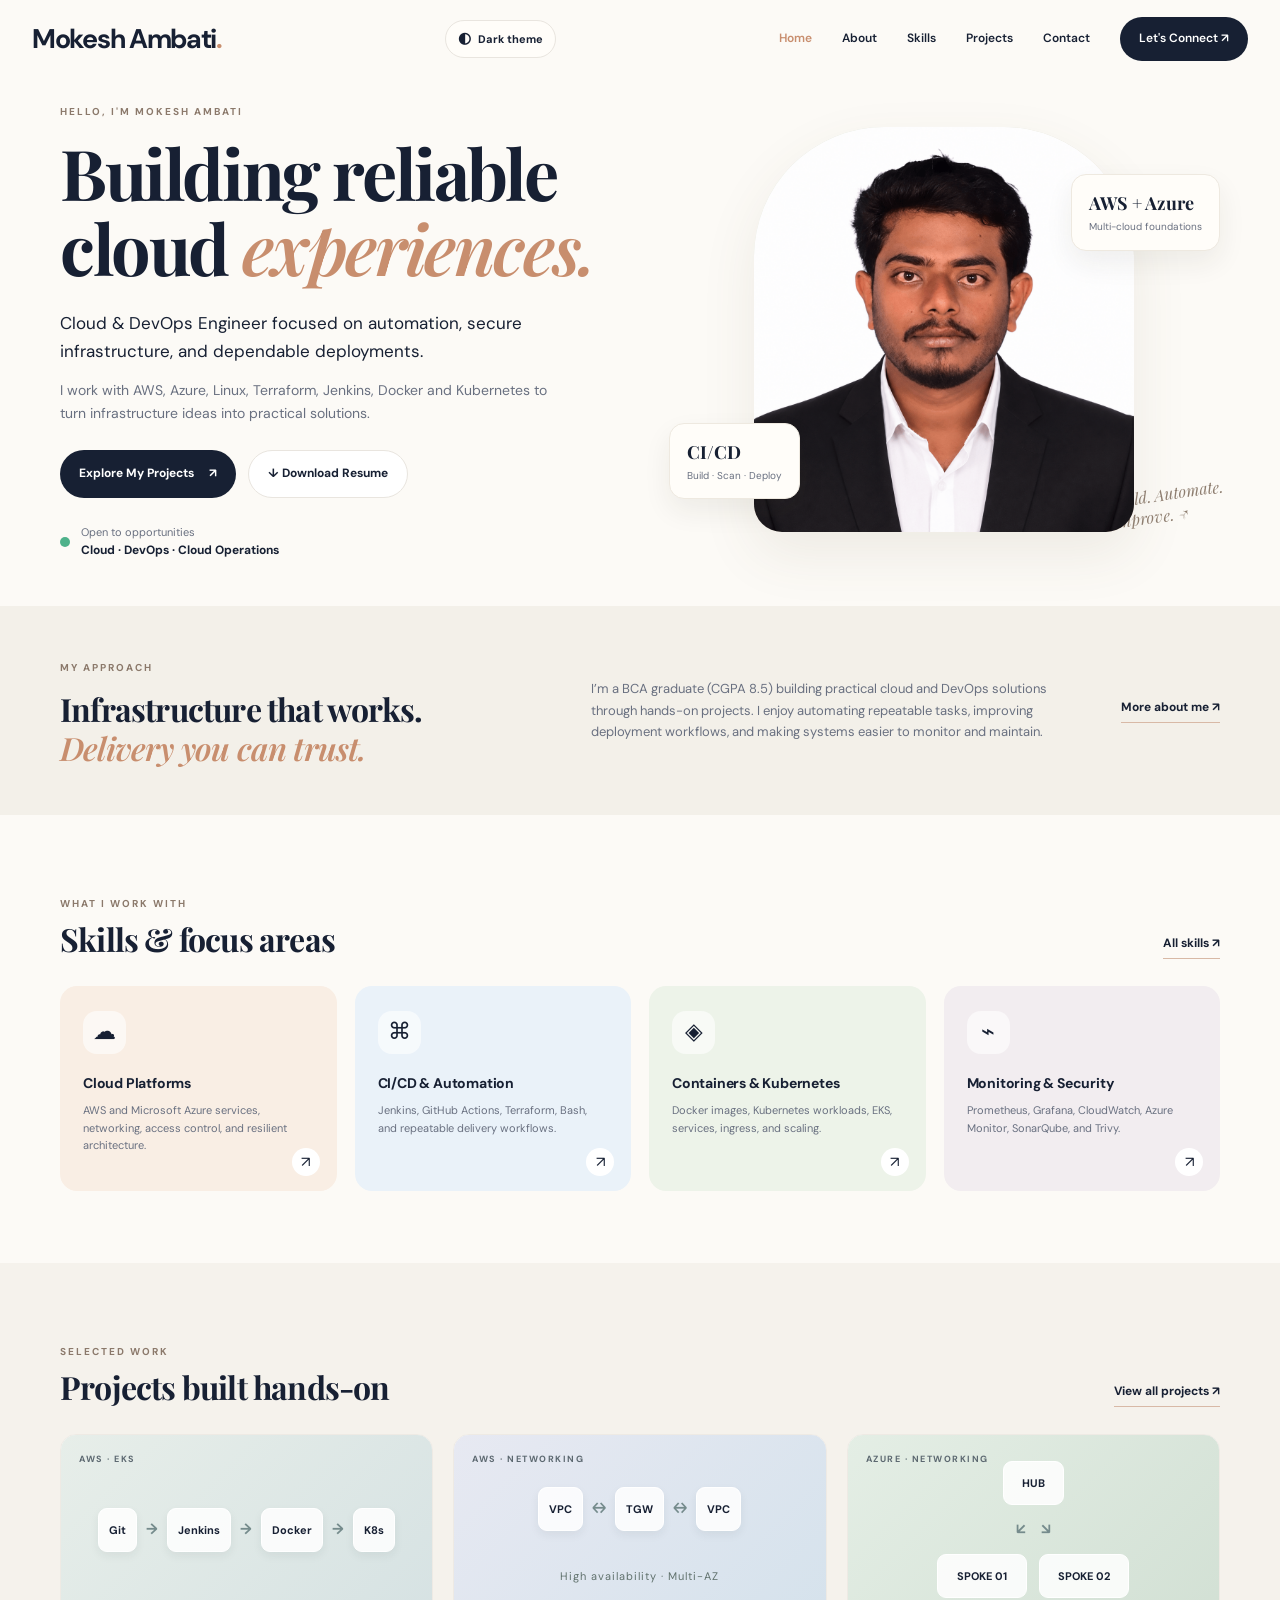
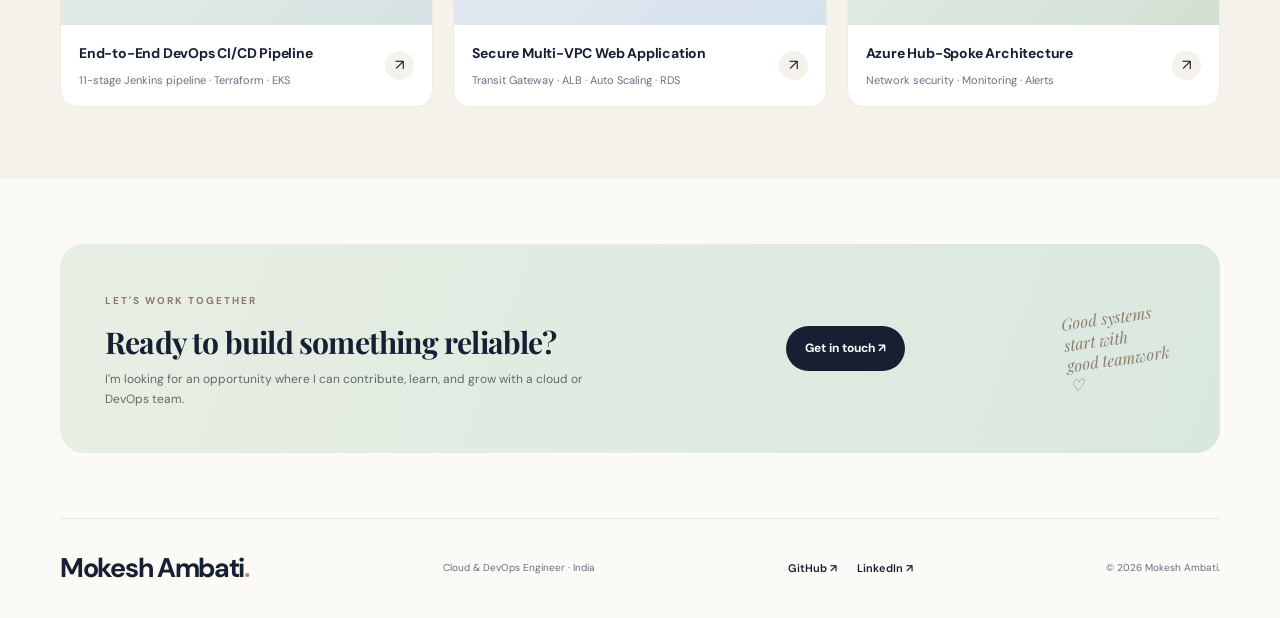
<file: index.html>
<!DOCTYPE html>
<html lang="en">
<head>
  <meta charset="UTF-8"><meta name="viewport" content="width=device-width, initial-scale=1.0">
  <meta name="description" content="Mokesh Ambati — Cloud and DevOps Engineer portfolio featuring AWS, Azure, Kubernetes, Terraform, and CI/CD projects.">
  <title>Mokesh Ambati | Cloud & DevOps Engineer</title><link rel="preconnect" href="https://fonts.googleapis.com">
  <link href="https://fonts.googleapis.com/css2?family=DM+Sans:wght@400;500;600;700&family=Playfair+Display:wght@600;700&display=swap" rel="stylesheet">
  <link rel="stylesheet" href="style.css"><script src="main.js" defer></script>
</head>
<body>
<header class="site-header"><a class="brand" href="index.html">Mokesh Ambati<span>.</span></a><button class="theme-toggle" type="button" aria-label="Switch to dark theme" title="Switch theme"><span class="theme-icon">◐</span><span class="theme-label">Dark theme</span></button><button class="menu-toggle" aria-label="Toggle navigation" aria-expanded="false">☰</button>
<nav class="nav"><a class="active" href="index.html">Home</a><a href="about.html">About</a><a href="skills.html">Skills</a><a href="projects.html">Projects</a><a href="contact.html">Contact</a><a class="nav-cta" href="contact.html">Let's Connect ↗</a></nav></header>
<main>
<section class="hero wrap">
  <div class="hero-copy"><span class="eyebrow">HELLO, I'M MOKESH AMBATI</span><h1>Building reliable<br>cloud <em>experiences.</em></h1>
  <p class="lead">Cloud &amp; DevOps Engineer focused on automation, secure infrastructure, and dependable deployments.</p>
  <p class="muted">I work with AWS, Azure, Linux, Terraform, Jenkins, Docker and Kubernetes to turn infrastructure ideas into practical solutions.</p>
  <div class="actions"><a class="btn btn-dark" href="projects.html">Explore My Projects <span>↗</span></a><a class="btn btn-light" href="Ambati-Mokesh-Reddy-Resume.pdf" download>↓ Download Resume</a></div>
  <div class="hero-meta"><span class="status-dot"></span><span>Open to opportunities<br><b>Cloud · DevOps · Cloud Operations</b></span></div></div>
  <div class="hero-visual"><div class="photo-frame"><img src="profile.png" alt="Add your professional headshot here" onerror="this.style.display='none';this.nextElementSibling.style.display='flex'"><div class="photo-placeholder"><span class="placeholder-icon">＋</span><b></b><small></small></div></div><div class="float-card card-top"><b>AWS + Azure</b><small>Multi-cloud foundations</small></div><div class="float-card card-bottom"><b>CI/CD</b><small>Build · Scan · Deploy</small></div><span class="scribble">Build. Automate.<br>Improve. ↗</span></div>
</section>
<section class="intro-band"><div class="wrap intro-grid"><div><span class="eyebrow">MY APPROACH</span><h2>Infrastructure that works.<br><em>Delivery you can trust.</em></h2></div><p>I’m a BCA graduate (CGPA 8.5) building practical cloud and DevOps solutions through hands-on projects. I enjoy automating repeatable tasks, improving deployment workflows, and making systems easier to monitor and maintain.</p><a class="text-link" href="about.html">More about me ↗</a></div></section>
<section class="section wrap"><div class="section-heading"><div><span class="eyebrow">WHAT I WORK WITH</span><h2>Skills &amp; focus areas</h2></div><a class="text-link" href="skills.html">All skills ↗</a></div><div class="service-grid">
<article class="service-card tint-peach"><span class="icon">☁</span><h3>Cloud Platforms</h3><p>AWS and Microsoft Azure services, networking, access control, and resilient architecture.</p><a href="skills.html" aria-label="Explore cloud platform skills">↗</a></article>
<article class="service-card tint-blue"><span class="icon">⌘</span><h3>CI/CD &amp; Automation</h3><p>Jenkins, GitHub Actions, Terraform, Bash, and repeatable delivery workflows.</p><a href="skills.html" aria-label="Explore CI/CD skills">↗</a></article>
<article class="service-card tint-green"><span class="icon">◈</span><h3>Containers &amp; Kubernetes</h3><p>Docker images, Kubernetes workloads, EKS, services, ingress, and scaling.</p><a href="skills.html" aria-label="Explore Kubernetes skills">↗</a></article>
<article class="service-card tint-lilac"><span class="icon">⌁</span><h3>Monitoring &amp; Security</h3><p>Prometheus, Grafana, CloudWatch, Azure Monitor, SonarQube, and Trivy.</p><a href="skills.html" aria-label="Explore monitoring skills">↗</a></article>
</div></section>
<section class="section work-section"><div class="wrap"><div class="section-heading"><div><span class="eyebrow">SELECTED WORK</span><h2>Projects built hands-on</h2></div><a class="text-link" href="projects.html">View all projects ↗</a></div><div class="project-grid">
<a class="project-card" href="projects.html#eks"><div class="project-art art-aws"><span class="art-tag">AWS · EKS</span><div class="pipeline"><i>Git</i><b>→</b><i>Jenkins</i><b>→</b><i>Docker</i><b>→</b><i>K8s</i></div></div><div class="project-info"><div><h3>End-to-End DevOps CI/CD Pipeline</h3><p>11-stage Jenkins pipeline · Terraform · EKS</p></div><span>↗</span></div></a>
<a class="project-card" href="projects.html#multivpc"><div class="project-art art-network"><span class="art-tag">AWS · NETWORKING</span><div class="network-nodes"><i>VPC</i><b>↔</b><i>TGW</i><b>↔</b><i>VPC</i></div><div class="network-caption">High availability · Multi-AZ</div></div><div class="project-info"><div><h3>Secure Multi-VPC Web Application</h3><p>Transit Gateway · ALB · Auto Scaling · RDS</p></div><span>↗</span></div></a>
<a class="project-card" href="projects.html#hubspoke"><div class="project-art art-azure"><span class="art-tag">AZURE · NETWORKING</span><div class="hub-diagram"><i>HUB</i><b>↙　↘</b><i>SPOKE 01</i><i>SPOKE 02</i></div></div><div class="project-info"><div><h3>Azure Hub-Spoke Architecture</h3><p>Network security · Monitoring · Alerts</p></div><span>↗</span></div></a>
</div></div></section>
<section class="cta wrap"><div><span class="eyebrow">LET'S WORK TOGETHER</span><h2>Ready to build something reliable?</h2><p>I'm looking for an opportunity where I can contribute, learn, and grow with a cloud or DevOps team.</p></div><a class="btn btn-dark" href="contact.html">Get in touch ↗</a><span class="cta-decoration">Good systems<br>start with<br>good teamwork ♡</span></section>
</main><footer class="footer wrap"><a class="brand" href="index.html">Mokesh Ambati<span>.</span></a><span>Cloud &amp; DevOps Engineer · India</span><div class="footer-links"><a href="https://github.com/ambatimokesh" target="_blank" rel="noreferrer">GitHub ↗</a><a href="https://www.linkedin.com/in/mokeshambati/" target="_blank" rel="noreferrer">LinkedIn ↗</a></div><small>© <span class="year"></span> Mokesh Ambati.</small></footer>
</body></html>
</file>
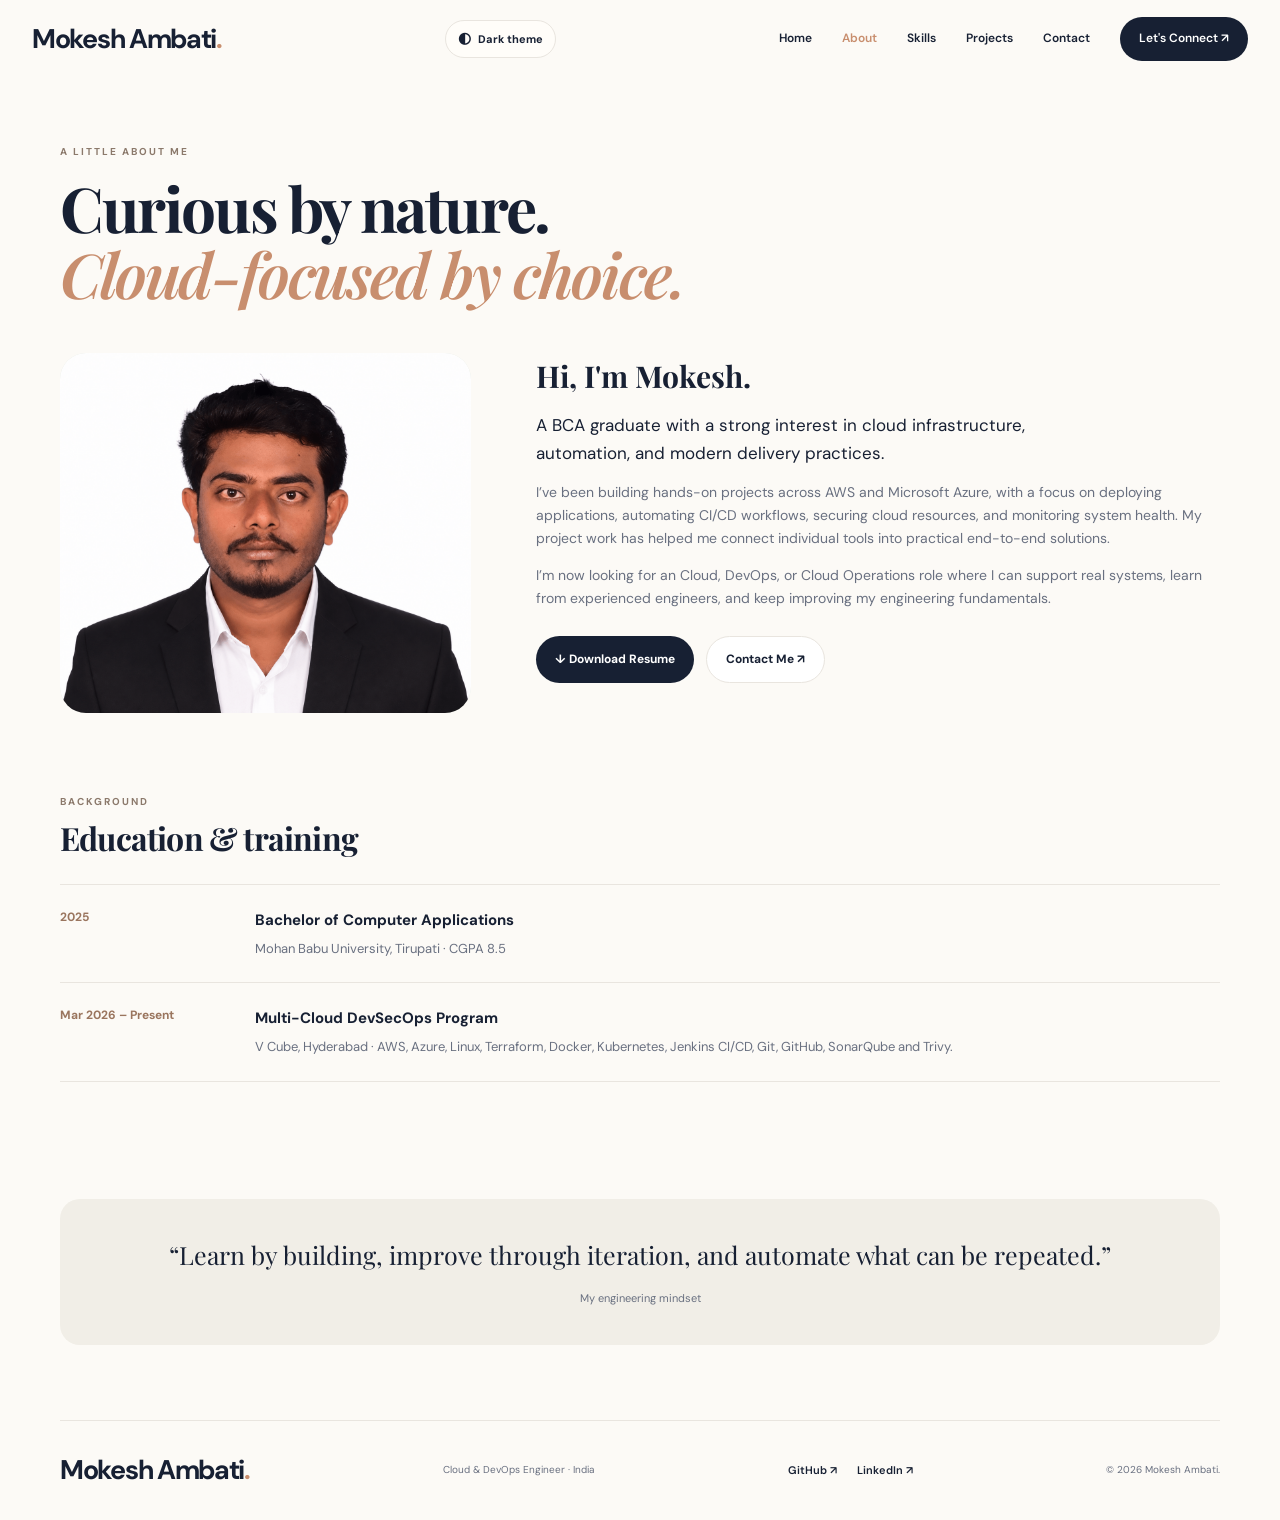
<file: about.html>
<!DOCTYPE html><html lang="en"><head><meta charset="UTF-8"><meta name="viewport" content="width=device-width,initial-scale=1"><title>About | Mokesh Ambati</title><link href="https://fonts.googleapis.com/css2?family=DM+Sans:wght@400;500;600;700&family=Playfair+Display:wght@600;700&display=swap" rel="stylesheet"><link rel="stylesheet" href="style.css"><script src="main.js" defer></script></head><body>
<header class="site-header"><a class="brand" href="index.html">Mokesh Ambati<span>.</span></a><button class="theme-toggle" type="button" aria-label="Switch to dark theme" title="Switch theme"><span class="theme-icon">◐</span><span class="theme-label">Dark theme</span></button><button class="menu-toggle" aria-label="Toggle navigation" aria-expanded="false">☰</button><nav class="nav"><a href="index.html">Home</a><a class="active" href="about.html">About</a><a href="skills.html">Skills</a><a href="projects.html">Projects</a><a href="contact.html">Contact</a><a class="nav-cta" href="contact.html">Let's Connect ↗</a></nav></header>
<main class="wrap page-main"><span class="eyebrow">A LITTLE ABOUT ME</span><h1 class="page-title">Curious by nature.<br><em>Cloud-focused by choice.</em></h1><div class="about-layout"><div class="about-photo"><img src="profile.png" alt="Mokesh Ambati" class="profile-photo" ></div><div><h2>Hi, I'm Mokesh.</h2><p class="lead">A BCA graduate with a strong interest in cloud infrastructure, automation, and modern delivery practices.</p><p>I’ve been building hands-on projects across AWS and Microsoft Azure, with a focus on deploying applications, automating CI/CD workflows, securing cloud resources, and monitoring system health. My project work has helped me connect individual tools into practical end-to-end solutions.</p><p>I’m now looking for an Cloud, DevOps, or Cloud Operations role where I can support real systems, learn from experienced engineers, and keep improving my engineering fundamentals.</p><div class="actions"><a class="btn btn-dark" href="Ambati-Mokesh-Reddy-Resume.pdf" download>↓ Download Resume</a><a class="btn btn-light" href="contact.html">Contact Me ↗</a></div></div></div>
<section class="section"><div class="section-heading"><div><span class="eyebrow">BACKGROUND</span><h2>Education &amp; training</h2></div></div><div class="timeline"><article><span class="timeline-date">2025</span><div><h3>Bachelor of Computer Applications</h3><p>Mohan Babu University, Tirupati · CGPA 8.5</p></div></article><article><span class="timeline-date">Mar 2026 – Present</span><div><h3>Multi-Cloud DevSecOps Program</h3><p>V Cube, Hyderabad · AWS, Azure, Linux, Terraform, Docker, Kubernetes, Jenkins CI/CD, Git, GitHub, SonarQube and Trivy.</p></div></article></div></section>
<section class="quote-panel"><p>“Learn by building, improve through iteration, and automate what can be repeated.”</p><span>My engineering mindset</span></section></main>
<footer class="footer wrap"><a class="brand" href="index.html">Mokesh Ambati<span>.</span></a><span>Cloud &amp; DevOps Engineer · India</span><div class="footer-links"><a href="https://github.com/ambatimokesh" target="_blank" rel="noreferrer">GitHub ↗</a><a href="https://www.linkedin.com/in/mokeshambati/" target="_blank" rel="noreferrer">LinkedIn ↗</a></div><small>© <span class="year"></span> Mokesh Ambati.</small></footer></body></html>
</file>
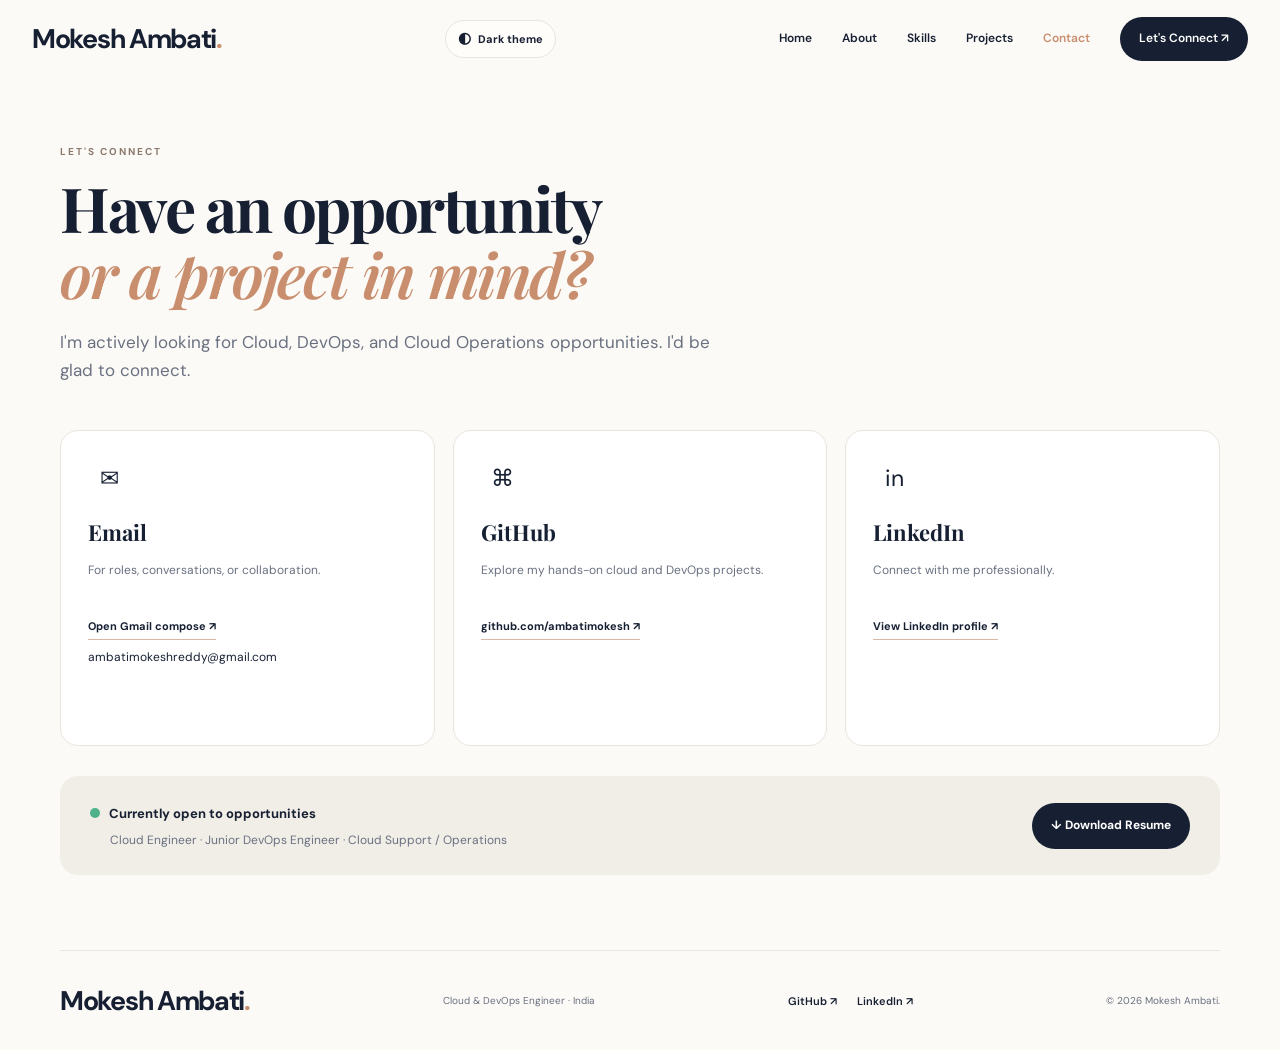
<file: contact.html>
<!DOCTYPE html><html lang="en"><head><meta charset="UTF-8"><meta name="viewport" content="width=device-width,initial-scale=1"><title>Contact | Mokesh Ambati</title><link href="https://fonts.googleapis.com/css2?family=DM+Sans:wght@400;500;600;700&family=Playfair+Display:wght@600;700&display=swap" rel="stylesheet"><link rel="stylesheet" href="style.css"><script src="main.js" defer></script></head><body>
<header class="site-header"><a class="brand" href="index.html">Mokesh Ambati<span>.</span></a><button class="theme-toggle" type="button" aria-label="Switch to dark theme" title="Switch theme"><span class="theme-icon">◐</span><span class="theme-label">Dark theme</span></button><button class="menu-toggle" aria-label="Toggle navigation" aria-expanded="false">☰</button><nav class="nav"><a href="index.html">Home</a><a href="about.html">About</a><a href="skills.html">Skills</a><a href="projects.html">Projects</a><a class="active" href="contact.html">Contact</a><a class="nav-cta" href="contact.html">Let's Connect ↗</a></nav></header>
<main class="wrap page-main contact-page"><span class="eyebrow">LET'S CONNECT</span><h1 class="page-title">Have an opportunity<br><em>or a project in mind?</em></h1><p class="lead page-lead">I'm actively looking for Cloud, DevOps, and Cloud Operations opportunities. I'd be glad to connect.</p><div class="contact-grid"><section class="contact-card"><span class="icon">✉</span><h2>Email</h2><p>For roles, conversations, or collaboration.</p><a class="text-link" href="https://mail.google.com/mail/?view=cm&fs=1&to=ambatimokeshreddy%40gmail.com" target="_blank" rel="noreferrer">Open Gmail compose ↗</a><p class="email-address">ambatimokeshreddy@gmail.com</p><a class="secondary-email-link" href="mailto:ambatimokeshreddy@gmail.com"></a></section><section class="contact-card"><span class="icon">⌘</span><h2>GitHub</h2><p>Explore my hands-on cloud and DevOps projects.</p><a class="text-link" href="https://github.com/ambatimokesh" target="_blank" rel="noreferrer">github.com/ambatimokesh ↗</a></section><section class="contact-card"><span class="icon">in</span><h2>LinkedIn</h2><p>Connect with me professionally.</p><a class="text-link" href="https://www.linkedin.com/in/mokeshambati/" target="_blank" rel="noreferrer">View LinkedIn profile ↗</a></section></div><div class="contact-note"><div><span class="status-dot"></span><b>Currently open to opportunities</b><p>Cloud Engineer · Junior DevOps Engineer · Cloud Support / Operations</p></div><a class="btn btn-dark" href="Ambati-Mokesh-Reddy-Resume.pdf" download>↓ Download Resume</a></div></main>
<footer class="footer wrap"><a class="brand" href="index.html">Mokesh Ambati<span>.</span></a><span>Cloud &amp; DevOps Engineer · India</span><div class="footer-links"><a href="https://github.com/ambatimokesh" target="_blank" rel="noreferrer">GitHub ↗</a><a href="https://www.linkedin.com/in/mokeshambati/" target="_blank" rel="noreferrer">LinkedIn ↗</a></div><small>© <span class="year"></span> Mokesh Ambati.</small></footer></body></html>
</file>
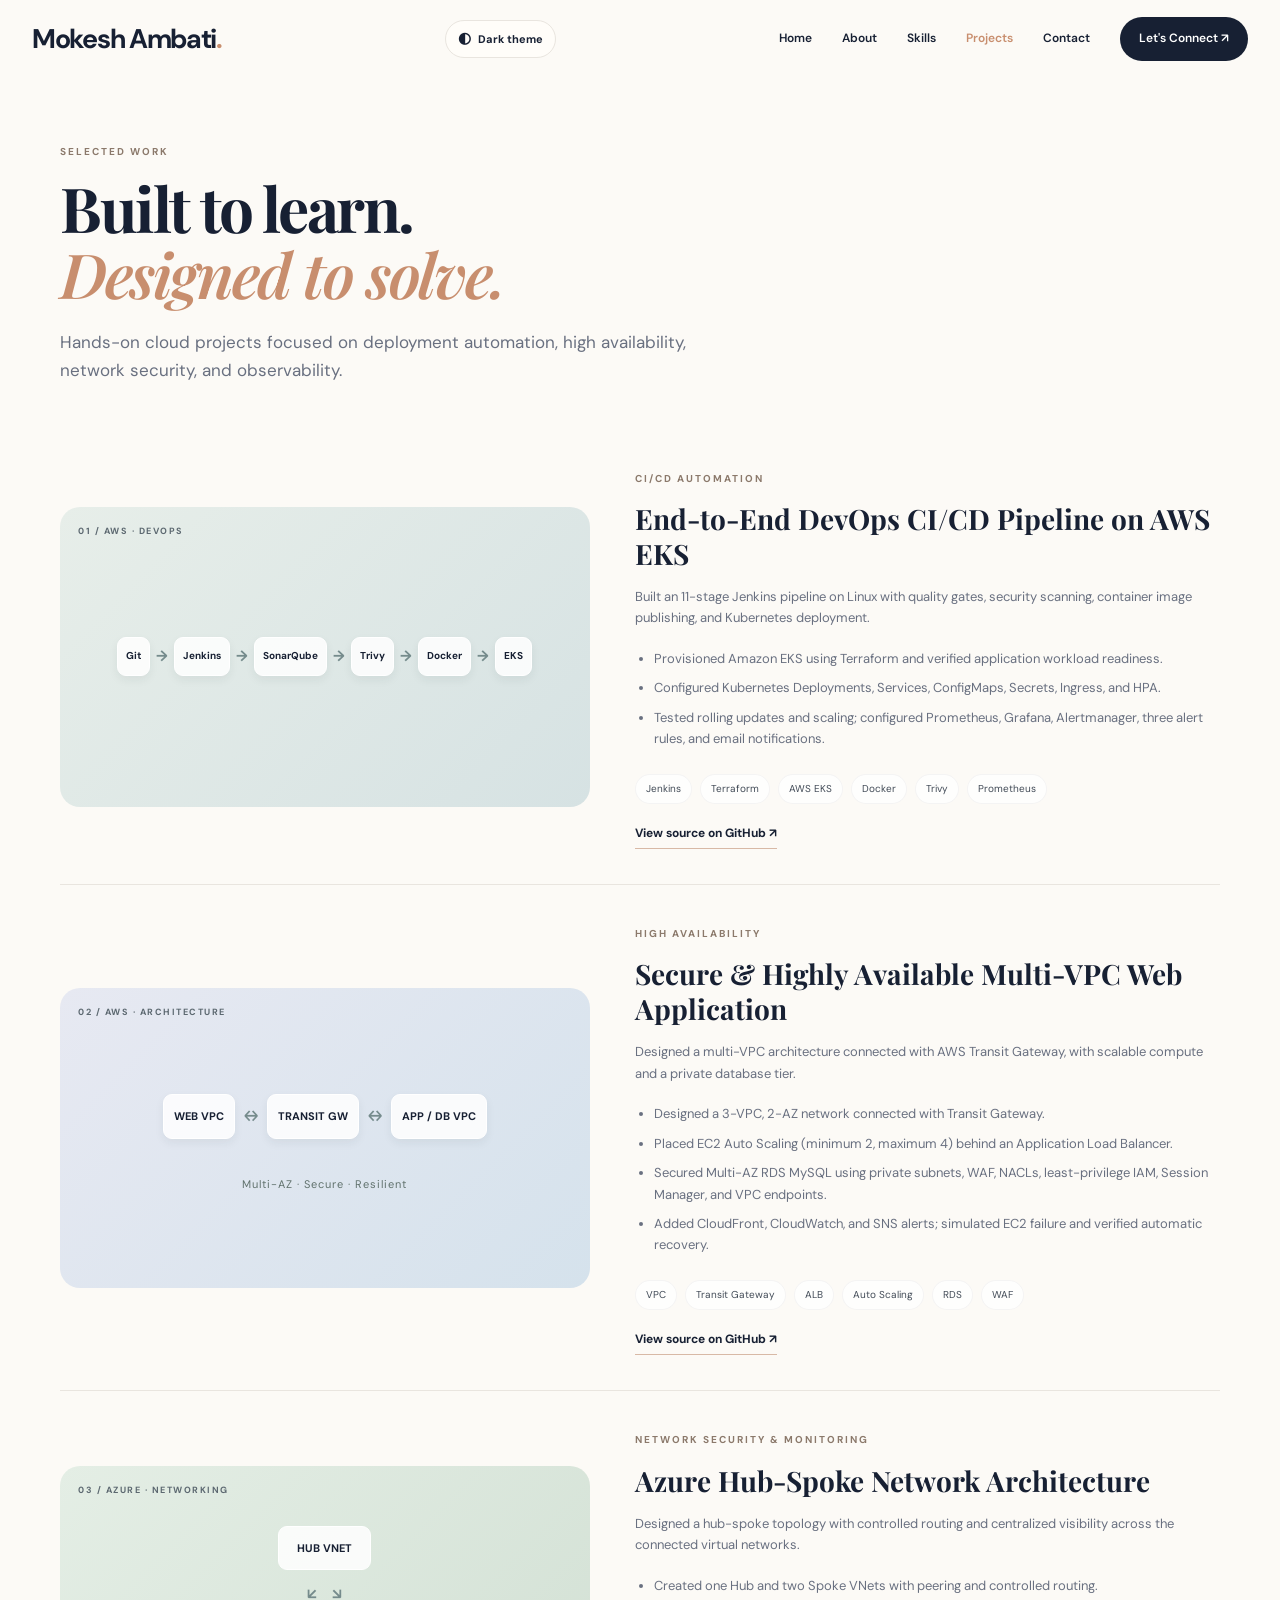
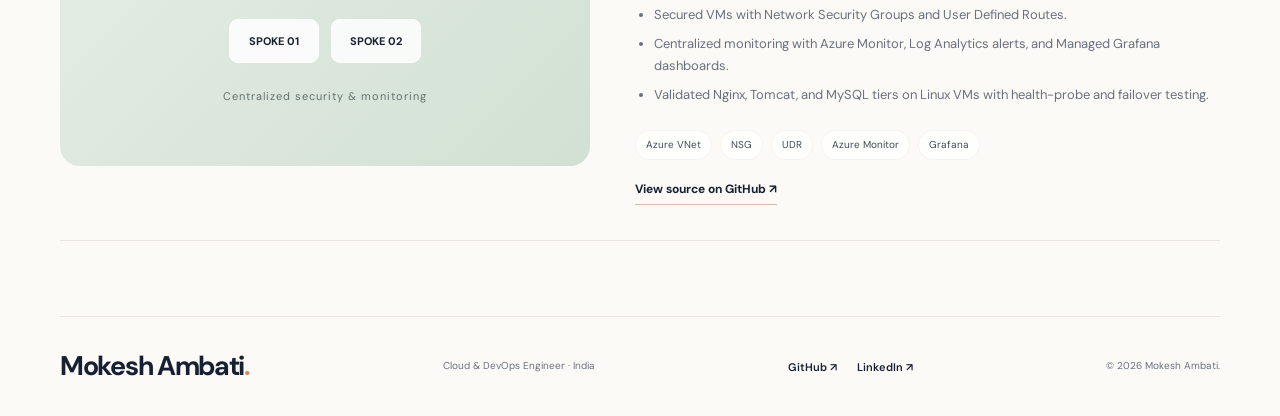
<file: projects.html>
<!DOCTYPE html><html lang="en"><head><meta charset="UTF-8"><meta name="viewport" content="width=device-width,initial-scale=1"><title>Projects | Mokesh Ambati</title><link href="https://fonts.googleapis.com/css2?family=DM+Sans:wght@400;500;600;700&family=Playfair+Display:wght@600;700&display=swap" rel="stylesheet"><link rel="stylesheet" href="style.css"><script src="main.js" defer></script></head><body>
<header class="site-header"><a class="brand" href="index.html">Mokesh Ambati<span>.</span></a><button class="theme-toggle" type="button" aria-label="Switch to dark theme" title="Switch theme"><span class="theme-icon">◐</span><span class="theme-label">Dark theme</span></button><button class="menu-toggle" aria-label="Toggle navigation" aria-expanded="false">☰</button><nav class="nav"><a href="index.html">Home</a><a href="about.html">About</a><a href="skills.html">Skills</a><a class="active" href="projects.html">Projects</a><a href="contact.html">Contact</a><a class="nav-cta" href="contact.html">Let's Connect ↗</a></nav></header>
<main class="wrap page-main"><span class="eyebrow">SELECTED WORK</span><h1 class="page-title">Built to learn.<br><em>Designed to solve.</em></h1><p class="lead page-lead">Hands-on cloud projects focused on deployment automation, high availability, network security, and observability.</p>
<article class="project-detail" id="eks"><div class="project-art art-aws large-art"><span class="art-tag">01 / AWS · DEVOPS</span><div class="pipeline"><i>Git</i><b>→</b><i>Jenkins</i><b>→</b><i>SonarQube</i><b>→</b><i>Trivy</i><b>→</b><i>Docker</i><b>→</b><i>EKS</i></div></div><div class="project-detail-copy"><span class="eyebrow">CI/CD AUTOMATION</span><h2>End-to-End DevOps CI/CD Pipeline on AWS EKS</h2><p>Built an 11-stage Jenkins pipeline on Linux with quality gates, security scanning, container image publishing, and Kubernetes deployment.</p><ul><li>Provisioned Amazon EKS using Terraform and verified application workload readiness.</li><li>Configured Kubernetes Deployments, Services, ConfigMaps, Secrets, Ingress, and HPA.</li><li>Tested rolling updates and scaling; configured Prometheus, Grafana, Alertmanager, three alert rules, and email notifications.</li></ul><div class="chips"><span>Jenkins</span><span>Terraform</span><span>AWS EKS</span><span>Docker</span><span>Trivy</span><span>Prometheus</span></div><a class="text-link" href="https://github.com/ambatimokesh/CI-CD" target="_blank" rel="noreferrer">View source on GitHub ↗</a></div></article>
<article class="project-detail" id="multivpc"><div class="project-art art-network large-art"><span class="art-tag">02 / AWS · ARCHITECTURE</span><div class="network-nodes"><i>WEB VPC</i><b>↔</b><i>TRANSIT GW</i><b>↔</b><i>APP / DB VPC</i></div><div class="network-caption">Multi-AZ · Secure · Resilient</div></div><div class="project-detail-copy"><span class="eyebrow">HIGH AVAILABILITY</span><h2>Secure &amp; Highly Available Multi-VPC Web Application</h2><p>Designed a multi-VPC architecture connected with AWS Transit Gateway, with scalable compute and a private database tier.</p><ul><li>Designed a 3-VPC, 2-AZ network connected with Transit Gateway.</li><li>Placed EC2 Auto Scaling (minimum 2, maximum 4) behind an Application Load Balancer.</li><li>Secured Multi-AZ RDS MySQL using private subnets, WAF, NACLs, least-privilege IAM, Session Manager, and VPC endpoints.</li><li>Added CloudFront, CloudWatch, and SNS alerts; simulated EC2 failure and verified automatic recovery.</li></ul><div class="chips"><span>VPC</span><span>Transit Gateway</span><span>ALB</span><span>Auto Scaling</span><span>RDS</span><span>WAF</span></div><a class="text-link" href="https://github.com/ambatimokesh/aws-multi-vpc-ha-failover-architecture" target="_blank" rel="noreferrer">View source on GitHub ↗</a></div></article>
<article class="project-detail" id="hubspoke"><div class="project-art art-azure large-art"><span class="art-tag">03 / AZURE · NETWORKING</span><div class="hub-diagram"><i>HUB VNET</i><b>↙　↘</b><i>SPOKE 01</i><i>SPOKE 02</i></div><div class="network-caption">Centralized security &amp; monitoring</div></div><div class="project-detail-copy"><span class="eyebrow">NETWORK SECURITY &amp; MONITORING</span><h2>Azure Hub-Spoke Network Architecture</h2><p>Designed a hub-spoke topology with controlled routing and centralized visibility across the connected virtual networks.</p><ul><li>Created one Hub and two Spoke VNets with peering and controlled routing.</li><li>Secured VMs with Network Security Groups and User Defined Routes.</li><li>Centralized monitoring with Azure Monitor, Log Analytics alerts, and Managed Grafana dashboards.</li><li>Validated Nginx, Tomcat, and MySQL tiers on Linux VMs with health-probe and failover testing.</li></ul><div class="chips"><span>Azure VNet</span><span>NSG</span><span>UDR</span><span>Azure Monitor</span><span>Grafana</span></div><a class="text-link" href="https://github.com/ambatimokesh/HUB-SPOKE" target="_blank" rel="noreferrer">View source on GitHub ↗</a></div></article>
</main><footer class="footer wrap"><a class="brand" href="index.html">Mokesh Ambati<span>.</span></a><span>Cloud &amp; DevOps Engineer · India</span><div class="footer-links"><a href="https://github.com/ambatimokesh" target="_blank" rel="noreferrer">GitHub ↗</a><a href="https://www.linkedin.com/in/mokeshambati/" target="_blank" rel="noreferrer">LinkedIn ↗</a></div><small>© <span class="year"></span> Mokesh Ambati.</small></footer></body></html>
</file>
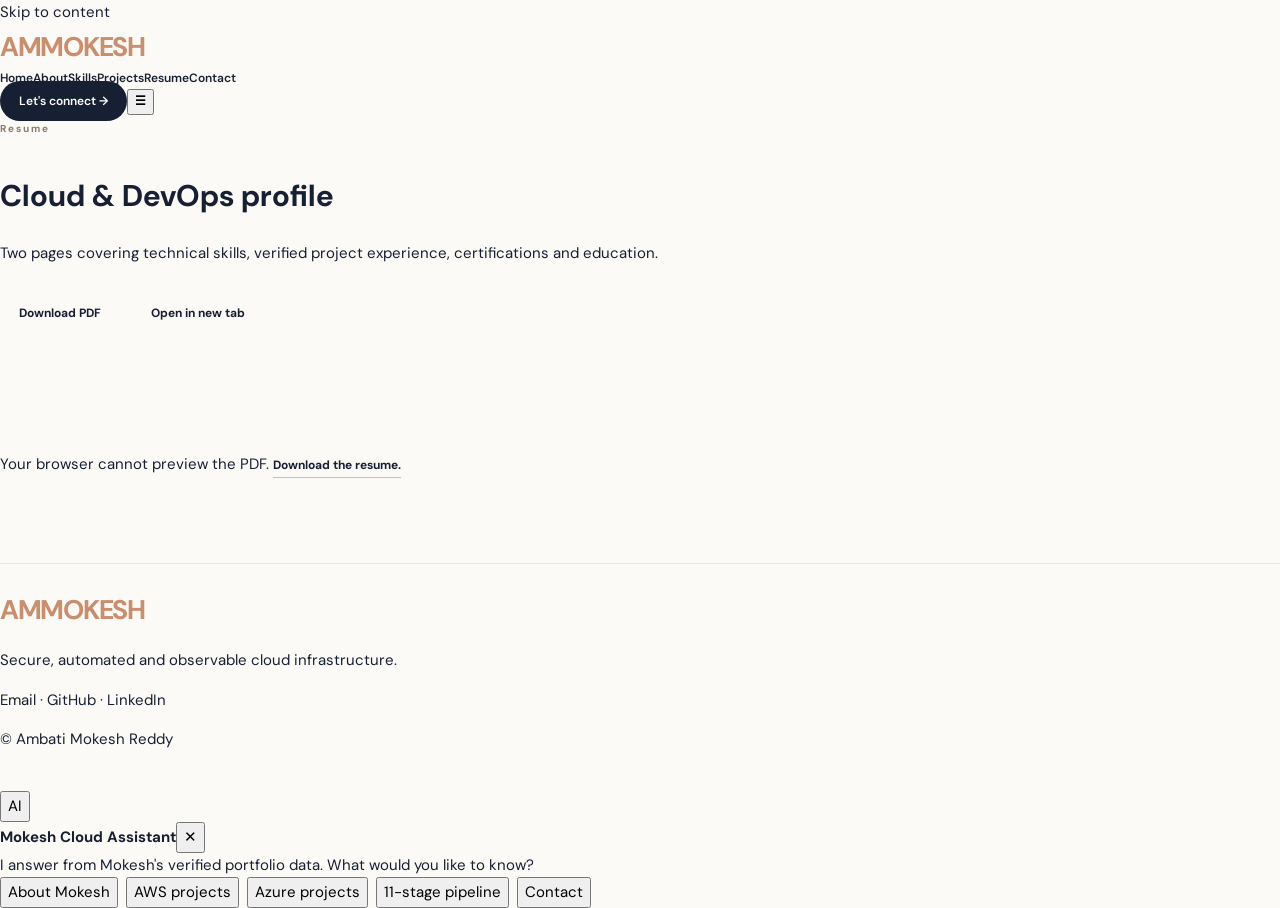
<file: resume.html>
<!doctype html><html lang="en"><head><meta charset="utf-8"><meta name="viewport" content="width=device-width,initial-scale=1"><title>Resume | Ambati Mokesh Reddy</title><meta name="description" content="View and download the resume of Ambati Mokesh Reddy."><link rel="stylesheet" href="style.css"></head><body><div id="siteNav"></div><main id="main"><header class="page-head"><div class="container"><div class="eyebrow">Resume</div><h1>Cloud & DevOps profile</h1><p>Two pages covering technical skills, verified project experience, certifications and education.</p><div class="actions"><a class="btn btn-primary" href="Ambati-Mokesh-Reddy-Resume.pdf" download>Download PDF</a><a class="btn btn-ghost" href="Ambati-Mokesh-Reddy-Resume.pdf" target="_blank" rel="noopener">Open in new tab</a></div></div></header><section class="section"><div class="container"><object class="resume-frame" data="Ambati-Mokesh-Reddy-Resume.pdf" type="application/pdf"><p>Your browser cannot preview the PDF. <a class="text-link" href="Ambati-Mokesh-Reddy-Resume.pdf">Download the resume.</a></p></object></div></section></main><div id="siteFooter"></div><script src="components.js"></script><script src="main.js"></script></body></html>
</file>
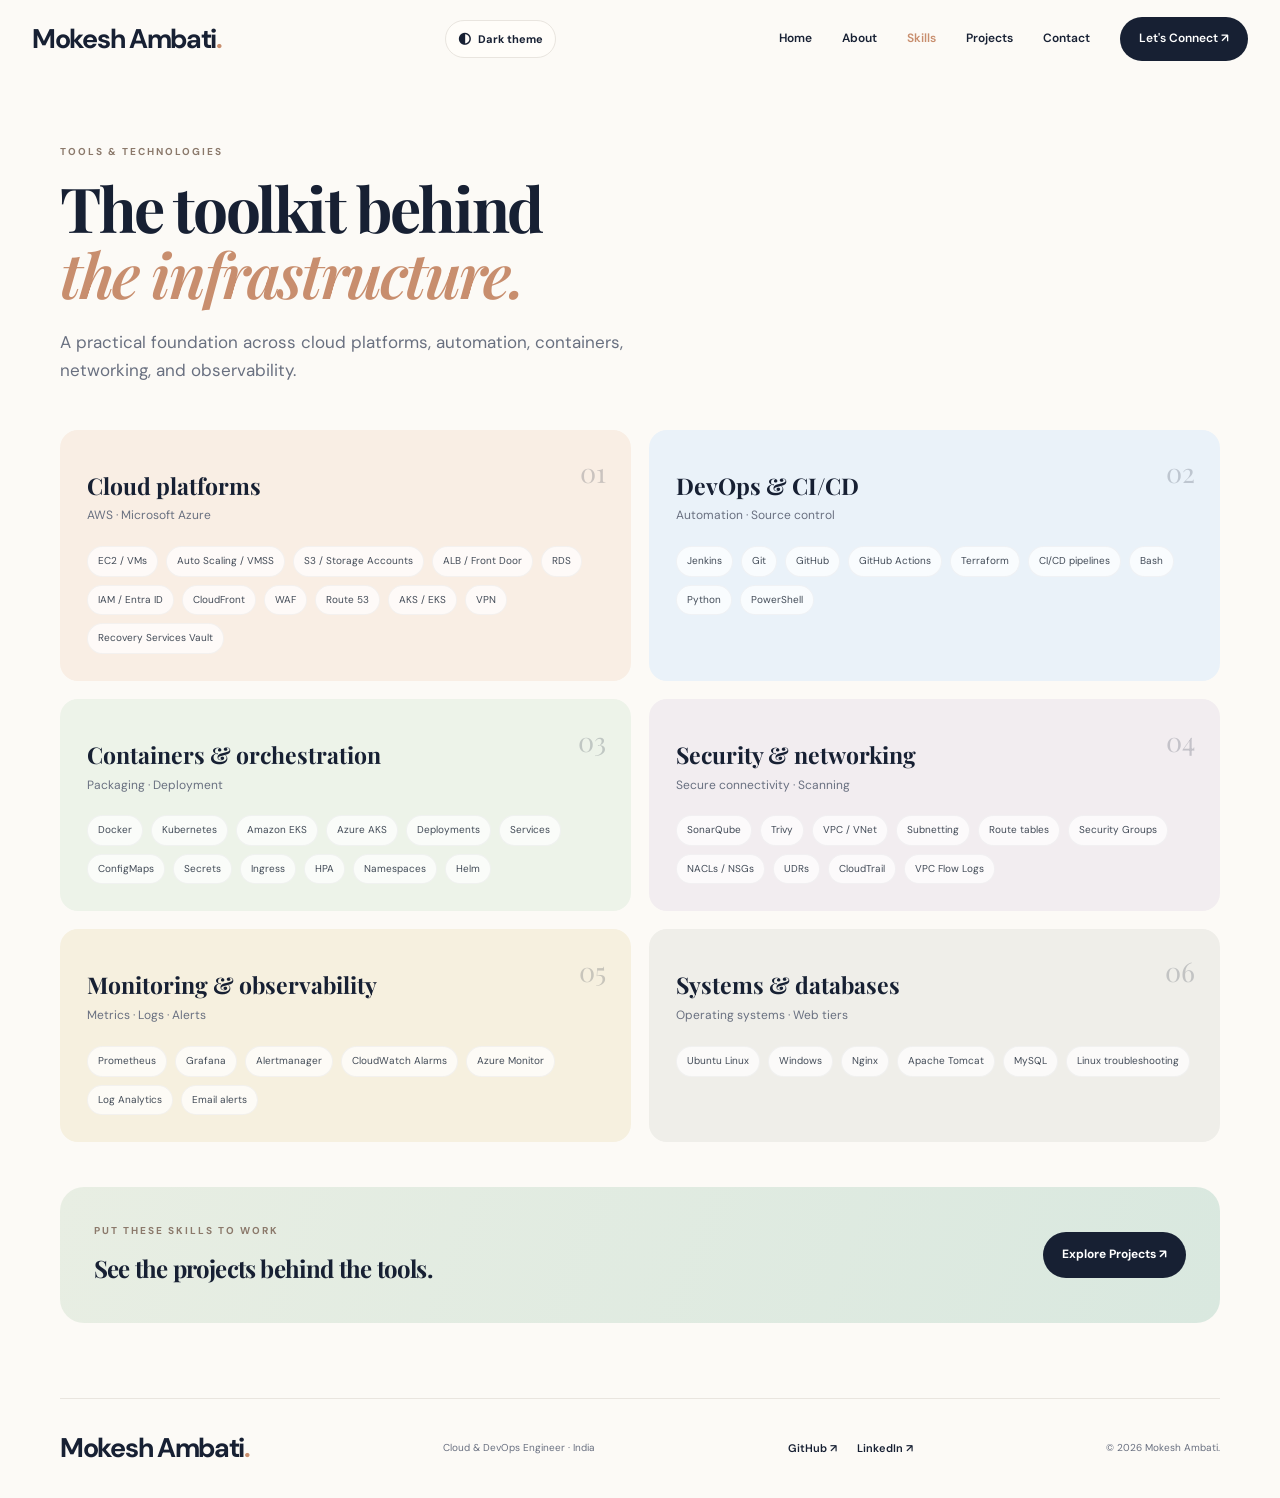
<file: skills.html>
<!DOCTYPE html><html lang="en"><head><meta charset="UTF-8"><meta name="viewport" content="width=device-width,initial-scale=1"><title>Skills | Mokesh Ambati</title><link href="https://fonts.googleapis.com/css2?family=DM+Sans:wght@400;500;600;700&family=Playfair+Display:wght@600;700&display=swap" rel="stylesheet"><link rel="stylesheet" href="style.css"><script src="main.js" defer></script></head><body>
<header class="site-header"><a class="brand" href="index.html">Mokesh Ambati<span>.</span></a><button class="theme-toggle" type="button" aria-label="Switch to dark theme" title="Switch theme"><span class="theme-icon">◐</span><span class="theme-label">Dark theme</span></button><button class="menu-toggle" aria-label="Toggle navigation" aria-expanded="false">☰</button><nav class="nav"><a href="index.html">Home</a><a href="about.html">About</a><a class="active" href="skills.html">Skills</a><a href="projects.html">Projects</a><a href="contact.html">Contact</a><a class="nav-cta" href="contact.html">Let's Connect ↗</a></nav></header>
<main class="wrap page-main"><span class="eyebrow">TOOLS &amp; TECHNOLOGIES</span><h1 class="page-title">The toolkit behind<br><em>the infrastructure.</em></h1><p class="lead page-lead">A practical foundation across cloud platforms, automation, containers, networking, and observability.</p><div class="skills-grid">
<article class="skill-panel tint-peach"><span class="skill-number">01</span><h2>Cloud platforms</h2><p>AWS · Microsoft Azure</p><div class="chips"><span>EC2 / VMs</span><span>Auto Scaling / VMSS</span><span>S3 / Storage Accounts</span><span>ALB / Front Door</span><span>RDS</span><span>IAM / Entra ID</span><span>CloudFront</span><span>WAF</span><span>Route 53</span><span>AKS / EKS</span><span>VPN</span><span>Recovery Services Vault</span></div></article>
<article class="skill-panel tint-blue"><span class="skill-number">02</span><h2>DevOps &amp; CI/CD</h2><p>Automation · Source control</p><div class="chips"><span>Jenkins</span><span>Git</span><span>GitHub</span><span>GitHub Actions</span><span>Terraform</span><span>CI/CD pipelines</span><span>Bash</span><span>Python</span><span>PowerShell</span></div></article>
<article class="skill-panel tint-green"><span class="skill-number">03</span><h2>Containers &amp; orchestration</h2><p>Packaging · Deployment</p><div class="chips"><span>Docker</span><span>Kubernetes</span><span>Amazon EKS</span><span>Azure AKS</span><span>Deployments</span><span>Services</span><span>ConfigMaps</span><span>Secrets</span><span>Ingress</span><span>HPA</span><span>Namespaces</span><span>Helm</span></div></article>
<article class="skill-panel tint-lilac"><span class="skill-number">04</span><h2>Security &amp; networking</h2><p>Secure connectivity · Scanning</p><div class="chips"><span>SonarQube</span><span>Trivy</span><span>VPC / VNet</span><span>Subnetting</span><span>Route tables</span><span>Security Groups</span><span>NACLs / NSGs</span><span>UDRs</span><span>CloudTrail</span><span>VPC Flow Logs</span></div></article>
<article class="skill-panel tint-yellow"><span class="skill-number">05</span><h2>Monitoring &amp; observability</h2><p>Metrics · Logs · Alerts</p><div class="chips"><span>Prometheus</span><span>Grafana</span><span>Alertmanager</span><span>CloudWatch Alarms</span><span>Azure Monitor</span><span>Log Analytics</span><span>Email alerts</span></div></article>
<article class="skill-panel tint-neutral"><span class="skill-number">06</span><h2>Systems &amp; databases</h2><p>Operating systems · Web tiers</p><div class="chips"><span>Ubuntu Linux</span><span>Windows</span><span>Nginx</span><span>Apache Tomcat</span><span>MySQL</span><span>Linux troubleshooting</span></div></article>
</div><section class="cta compact-cta"><div><span class="eyebrow">PUT THESE SKILLS TO WORK</span><h2>See the projects behind the tools.</h2></div><a class="btn btn-dark" href="projects.html">Explore Projects ↗</a></section></main>
<footer class="footer wrap"><a class="brand" href="index.html">Mokesh Ambati<span>.</span></a><span>Cloud &amp; DevOps Engineer · India</span><div class="footer-links"><a href="https://github.com/ambatimokesh" target="_blank" rel="noreferrer">GitHub ↗</a><a href="https://www.linkedin.com/in/mokeshambati/" target="_blank" rel="noreferrer">LinkedIn ↗</a></div><small>© <span class="year"></span> Mokesh Ambati.</small></footer></body></html>
</file>
<file: style.css>
@import url('https://fonts.googleapis.com/css2?family=DM+Sans:wght@400;500;600;700&family=Playfair+Display:wght@600;700&display=swap');
:root{--ink:#172033;--muted:#697080;--paper:#fcfaf6;--line:#e9e5df;--accent:#c88e6e;--navy:#172033;--serif:'Playfair Display',Georgia,serif;--sans:'DM Sans',Arial,sans-serif}
*{box-sizing:border-box}html{scroll-behavior:smooth}body{margin:0;background:var(--paper);color:var(--ink);font-family:var(--sans);font-size:15px;line-height:1.65}a{color:inherit;text-decoration:none}button{font:inherit}.wrap{width:min(1160px,calc(100% - 64px));margin-inline:auto}.site-header{height:78px;width:min(1240px,calc(100% - 64px));margin:auto;display:flex;align-items:center;justify-content:space-between;gap:30px}.brand{font-size:27px;font-weight:700;letter-spacing:-1.3px}.brand span{color:var(--accent)}.nav{display:flex;align-items:center;gap:30px;font-size:12px;font-weight:600}.nav a{transition:color .2s}.nav a:hover,.nav a.active{color:var(--accent)}.nav-cta{background:var(--navy);color:#fff!important;padding:12px 19px;border-radius:30px}.menu-toggle{display:none;border:0;background:transparent;font-size:25px;color:var(--ink)}.hero{min-height:515px;display:grid;grid-template-columns:1.02fr .98fr;align-items:center;gap:35px;padding-top:20px;padding-bottom:45px}.eyebrow{display:inline-block;font-size:10px;font-weight:700;letter-spacing:2px;color:#8b796b;margin-bottom:14px}.hero h1,.page-title{font-family:var(--serif);font-size:clamp(43px,5.5vw,70px);letter-spacing:-2.4px;line-height:1.08;margin:0 0 23px}.hero h1 em,.page-title em,.intro-grid h2 em{color:var(--accent);font-weight:600}.lead{font-size:17px;line-height:1.65;max-width:540px;margin:0 0 14px}.muted{color:var(--muted);font-size:14px;max-width:510px}.actions{display:flex;gap:12px;flex-wrap:wrap;margin:25px 0}.btn{display:inline-flex;align-items:center;justify-content:center;gap:15px;padding:13px 19px;border-radius:30px;font-size:12px;font-weight:700;transition:transform .2s,box-shadow .2s}.btn:hover{transform:translateY(-2px);box-shadow:0 8px 20px #17203318}.btn-dark{background:var(--navy);color:#fff}.btn-light{background:#fff;border:1px solid var(--line)}.hero-meta{display:flex;align-items:center;gap:11px;color:var(--muted);font-size:11px}.hero-meta b{color:var(--ink);font-size:12px}.status-dot{width:10px;height:10px;display:inline-block;flex:none;background:#4eb18a;border-radius:50%}.hero-visual{position:relative;min-height:420px;display:flex;align-items:center;justify-content:center}.photo-frame{position:relative;width:min(380px,82%);height:405px;border-radius:130px 130px 28px 28px;background:linear-gradient(145deg,#e5e9df,#e9d8c8);overflow:hidden;box-shadow:0 22px 55px #5d503018}.photo-frame img{width:100%;height:100%;object-fit:cover;object-position:center;position:absolute;inset:0;z-index:2}.photo-placeholder{width:100%;height:100%;display:flex;flex-direction:column;align-items:center;justify-content:center;text-align:center;color:#6d756b;background:linear-gradient(145deg,#e8eee4,#f2e2d4);gap:6px}.placeholder-icon{width:54px;height:54px;border:1px dashed #9da596;border-radius:50%;display:grid;place-items:center;font-size:28px}.photo-placeholder b{font-size:14px}.photo-placeholder small{font-size:11px}.float-card{position:absolute;z-index:3;background:#fffdf9;border:1px solid #eee9e0;border-radius:15px;padding:14px 17px;box-shadow:0 12px 28px #29261b12}.float-card b,.float-card small{display:block}.float-card b{font-family:var(--serif);font-size:18px}.float-card small{font-size:10px;color:var(--muted)}.card-top{top:55px;right:0}.card-bottom{bottom:40px;left:0}.scribble,.cta-decoration{font-family:var(--serif);font-style:italic;color:#8e7e70;transform:rotate(-8deg);font-size:16px;line-height:1.3}.scribble{position:absolute;right:-5px;bottom:14px}.intro-band{background:#f3f0e9;padding:48px 0}.intro-grid{display:grid;grid-template-columns:1fr 1fr auto;align-items:center;gap:40px}.intro-grid h2,.section h2,.section-heading h2,.cta h2{font-family:var(--serif);font-size:32px;letter-spacing:-.8px;line-height:1.2;margin:0}.intro-grid p{font-size:13px;color:var(--muted);margin:0}.text-link{font-size:12px;font-weight:700;border-bottom:1px solid #d8b9a6;padding-bottom:4px;white-space:nowrap}.section{padding-top:75px;padding-bottom:72px}.section-heading{display:flex;align-items:end;justify-content:space-between;gap:25px;margin-bottom:27px}.section-heading .eyebrow{margin-bottom:8px}.service-grid{display:grid;grid-template-columns:repeat(4,1fr);gap:18px}.service-card{padding:25px 23px 20px;border-radius:17px;min-height:205px;position:relative}.tint-peach{background:#f9eee4}.tint-blue{background:#eaf2f9}.tint-green{background:#edf3e9}.tint-lilac{background:#f2edf0}.tint-yellow{background:#f6f0df}.tint-neutral{background:#efeee9}.icon{display:grid;place-items:center;width:43px;height:43px;border-radius:14px;background:#ffffff9c;font-size:23px;margin-bottom:18px}.service-card h3,.project-info h3{font-size:14px;margin:0 0 7px;letter-spacing:-.2px}.service-card p,.project-info p{font-size:11px;line-height:1.6;color:var(--muted);margin:0}.service-card>a{position:absolute;right:17px;bottom:15px;width:28px;height:28px;border-radius:50%;background:#fff;display:grid;place-items:center}.work-section{background:#f5f2ec}.project-grid{display:grid;grid-template-columns:repeat(3,1fr);gap:20px}.project-card{background:#fff;border-radius:16px;overflow:hidden;border:1px solid #eeeae4;transition:transform .2s,box-shadow .2s}.project-card:hover{transform:translateY(-4px);box-shadow:0 14px 35px #25211a12}.project-art{height:190px;position:relative;overflow:hidden;display:flex;flex-direction:column;align-items:center;justify-content:center;gap:24px}.art-aws{background:linear-gradient(135deg,#e7eee9,#d6e2e3)}.art-network{background:linear-gradient(135deg,#e7e9f2,#d5e2ec)}.art-azure{background:linear-gradient(135deg,#e4eee5,#d2e0d4)}.art-tag{position:absolute;top:17px;left:18px;font-size:9px;font-weight:700;letter-spacing:1.5px;color:#5c6870}.pipeline,.network-nodes{display:flex;align-items:center;justify-content:center;gap:9px;flex-wrap:wrap;padding:12px}.pipeline i,.network-nodes i{font-style:normal;font-size:11px;font-weight:700;padding:12px 10px;background:#ffffffd9;border:1px solid #ffffff;border-radius:9px;box-shadow:0 4px 10px #1b2b3210}.pipeline b,.network-nodes b{color:#758b8c}.network-caption{font-size:11px;color:#60716c;letter-spacing:1px}.hub-diagram{display:grid;grid-template-columns:1fr 1fr;gap:12px;text-align:center;align-items:center}.hub-diagram i{font-style:normal;font-size:11px;font-weight:700;background:#ffffffd9;border:1px solid #fff;border-radius:9px;padding:12px 18px}.hub-diagram i:first-child{grid-column:1/3;max-width:160px;justify-self:center}.hub-diagram b{grid-column:1/3;color:#758b8c}.project-info{display:flex;align-items:center;justify-content:space-between;padding:17px 18px}.project-info>span{width:29px;height:29px;display:grid;place-items:center;border-radius:50%;background:#f5f2ec}.cta{position:relative;margin-top:65px;margin-bottom:65px;border-radius:24px;padding:43px 45px;background:linear-gradient(110deg,#e8eee3,#d9e8df);display:flex;align-items:center;justify-content:space-between;gap:25px;overflow:hidden}.cta h2{font-size:30px;margin:0 0 10px}.cta p{max-width:520px;font-size:12px;color:#5f6b64;margin:0}.cta-decoration{max-width:110px}.footer{min-height:100px;border-top:1px solid var(--line);display:flex;align-items:center;justify-content:space-between;gap:20px;flex-wrap:wrap;padding-top:24px;padding-bottom:24px}.footer>span,.footer small{font-size:10px;color:var(--muted)}.footer-links{display:flex;gap:20px;font-size:11px;font-weight:600}.page-main{padding-top:60px;padding-bottom:75px}.page-title{font-size:clamp(42px,5vw,62px);margin-bottom:20px}.page-lead{color:var(--muted);max-width:650px;margin-bottom:45px}.about-layout{display:grid;grid-template-columns:.75fr 1.25fr;gap:65px;align-items:center;margin-top:45px}.about-photo{height:360px;border-radius:26px;overflow:hidden;background:#e5e9df}.about-layout h2,.project-detail-copy h2,.contact-card h2{font-family:var(--serif);font-size:30px;line-height:1.25;margin:0 0 15px}.about-layout p:not(.lead){color:var(--muted);font-size:14px}.timeline{border-top:1px solid var(--line)}.timeline article{display:grid;grid-template-columns:170px 1fr;gap:25px;padding:23px 0;border-bottom:1px solid var(--line)}.timeline-date{font-size:12px;color:#9a755e;font-weight:700}.timeline h3{margin:0 0 5px;font-size:15px}.timeline p{margin:0;color:var(--muted);font-size:13px}.quote-panel{margin-top:45px;padding:35px;background:#f1eee7;border-radius:20px;text-align:center}.quote-panel p{font-family:var(--serif);font-size:25px;margin:0 0 10px}.quote-panel span{font-size:11px;color:var(--muted)}.skills-grid{display:grid;grid-template-columns:repeat(2,1fr);gap:18px}.skill-panel{padding:27px;border-radius:18px;position:relative}.skill-number{position:absolute;right:25px;top:20px;font-family:var(--serif);font-size:27px;color:#17203335}.skill-panel h2{font-family:var(--serif);font-size:23px;margin:10px 0 2px}.skill-panel>p{font-size:12px;color:var(--muted);margin:0 0 20px}.chips{display:flex;gap:8px;flex-wrap:wrap}.chips span{background:#ffffffb8;border:1px solid #1720330b;border-radius:30px;padding:6px 10px;font-size:10px;color:#424b57}.compact-cta{margin-top:45px;margin-bottom:0;padding:30px 34px}.compact-cta h2{font-size:24px}.project-detail{display:grid;grid-template-columns:.95fr 1.05fr;gap:45px;align-items:center;padding:35px 0;border-bottom:1px solid var(--line);scroll-margin-top:30px}.large-art{min-height:300px;height:auto;border-radius:20px}.large-art .pipeline{gap:6px}.large-art .pipeline i{font-size:10px;padding:10px 8px}.project-detail-copy h2{font-size:28px}.project-detail-copy>p,.project-detail-copy li{font-size:13px;color:var(--muted)}.project-detail-copy ul{padding-left:19px;margin:15px 0 20px}.project-detail-copy li{padding:4px 0}.project-detail-copy .text-link{display:inline-block;margin-top:20px}.contact-page{min-height:70vh}.contact-grid{display:grid;grid-template-columns:repeat(3,1fr);gap:18px}.contact-card{background:#fff;border:1px solid var(--line);border-radius:18px;padding:27px}.contact-card h2{font-size:22px}.contact-card p{font-size:12px;color:var(--muted);min-height:40px}.contact-card .text-link{display:inline-block;font-size:11px;overflow-wrap:anywhere}.contact-note{margin-top:30px;background:#f1eee7;border-radius:18px;padding:25px 30px;display:flex;align-items:center;justify-content:space-between;gap:20px}.contact-note .status-dot{margin-right:9px}.contact-note b{font-size:13px}.contact-note p{font-size:12px;color:var(--muted);margin:5px 0 0 20px}
@media(max-width:900px){.nav{gap:16px}.hero{grid-template-columns:1fr 0.8fr}.hero h1{font-size:52px}.service-grid{grid-template-columns:repeat(2,1fr)}.intro-grid{grid-template-columns:1fr 1fr}.intro-grid .text-link{grid-column:2}.project-art{height:165px}.project-info h3{font-size:12px}.project-detail{gap:25px}.pipeline{gap:5px}.pipeline i{padding:9px 7px}.scribble{display:none}}
@media(max-width:680px){.wrap,.site-header{width:calc(100% - 36px)}.site-header{height:70px;position:relative;z-index:10}.menu-toggle{display:block}.nav{display:none;position:absolute;top:62px;left:0;right:0;background:#fffdf9;border:1px solid var(--line);border-radius:15px;padding:18px;box-shadow:0 15px 30px #17203312;align-items:stretch;flex-direction:column;gap:0}.nav.open{display:flex}.nav a{padding:12px 8px}.nav .nav-cta{text-align:center;margin-top:8px}.hero{grid-template-columns:1fr;padding-top:35px;gap:15px}.hero h1{font-size:48px}.hero-visual{min-height:370px}.photo-frame{height:350px;width:75%}.card-top{right:0;top:45px}.card-bottom{left:0;bottom:30px}.intro-grid{grid-template-columns:1fr;gap:15px}.intro-grid .text-link{grid-column:auto;justify-self:start}.section{padding-top:55px;padding-bottom:55px}.section-heading{align-items:start}.section-heading h2{font-size:27px}.service-grid,.project-grid,.skills-grid,.contact-grid{grid-template-columns:1fr}.service-card{min-height:180px}.project-art{height:200px}.cta{margin-top:40px;margin-bottom:40px;padding:30px 24px;align-items:flex-start;flex-direction:column}.cta h2{font-size:26px}.cta-decoration{display:none}.footer{justify-content:flex-start}.footer>span{width:100%;order:2}.footer-links{order:3}.footer small{order:4;width:100%}.page-main{padding-top:40px;padding-bottom:55px}.page-title{font-size:43px}.about-layout{grid-template-columns:1fr;gap:28px}.about-photo{height:300px;max-width:360px;width:100%;margin:auto}.timeline article{grid-template-columns:1fr;gap:5px}.quote-panel p{font-size:20px}.project-detail{grid-template-columns:1fr;gap:25px;padding:28px 0}.large-art{min-height:230px}.project-detail-copy h2{font-size:25px}.contact-note{align-items:flex-start;flex-direction:column}.page-lead{margin-bottom:30px}}


/* Theme switcher — light is the default theme */
.theme-toggle{display:inline-flex;align-items:center;gap:7px;border:1px solid var(--line);background:#fffdf9;color:var(--ink);border-radius:30px;padding:9px 12px;font-size:11px;font-weight:700;cursor:pointer;white-space:nowrap;transition:background .2s,color .2s,border-color .2s}
.theme-icon{font-size:15px;line-height:1}
.theme-toggle:hover{border-color:var(--accent)}
.email-address{font-size:12px!important;color:var(--ink)!important;overflow-wrap:anywhere;margin:8px 0 5px!important}
.secondary-email-link{display:inline-block;font-size:10px;color:var(--muted);text-decoration:underline;text-underline-offset:3px;margin-top:3px}
body.dark-theme{--ink:#f2f0eb;--muted:#b4b6bf;--paper:#111318;--line:#30333b;--accent:#d7a17f;--navy:#e9e7e2;background:var(--paper);color:var(--ink)}
body.dark-theme .site-header,body.dark-theme .footer{color:var(--ink)}
body.dark-theme .nav-cta,body.dark-theme .btn-dark{background:#f0eee8;color:#171923!important}
body.dark-theme .btn-light,body.dark-theme .float-card,body.dark-theme .project-card,body.dark-theme .contact-card{background:#1c1f26;color:var(--ink);border-color:#343741}
body.dark-theme .intro-band,body.dark-theme .work-section,body.dark-theme .quote-panel,body.dark-theme .contact-note{background:#191c22}
body.dark-theme .service-card,body.dark-theme .skill-panel{filter:brightness(.72) saturate(.75)}
body.dark-theme .service-card>a,body.dark-theme .project-info>span,body.dark-theme .icon{background:#282c34;color:#f2f0eb}
body.dark-theme .photo-frame,body.dark-theme .about-photo{background:#292d32}
body.dark-theme .photo-placeholder{background:linear-gradient(145deg,#292f2b,#34302d);color:#d1d5ca}
body.dark-theme .photo-placeholder .placeholder-icon{border-color:#777f73}
body.dark-theme .cta{background:linear-gradient(110deg,#202b27,#202c2a)}
body.dark-theme .cta p,body.dark-theme .timeline p,body.dark-theme .project-detail-copy>p,body.dark-theme .project-detail-copy li{color:var(--muted)}
body.dark-theme .pipeline i,body.dark-theme .network-nodes i,body.dark-theme .hub-diagram i{background:#222831;color:#f0f0eb;border-color:#3b4249}
body.dark-theme .nav{background:#171a20}
body.dark-theme .theme-toggle{background:#252932;color:#f4f2ec;border-color:#414550}
@media(max-width:680px){.theme-toggle{margin-left:auto;margin-right:12px;padding:8px 10px}.theme-label{display:none}.nav{background:var(--paper)!important}}



css
/* About page profile photo */
.about-photo {
    width: 100%;
    max-width: 320px;
    margin: 0 auto;
}

.profile-photo {
    display: block;
    width: 100%;
    height: 380px;
    object-fit: cover;
    object-position: center top;
    border-radius: 16px;
}

/* Mobile responsive */
@media (max-width: 768px) {
    .about-photo {
        max-width: 260px;
    }

    .profile-photo {
        height: 320px;
    }
}
</file>
